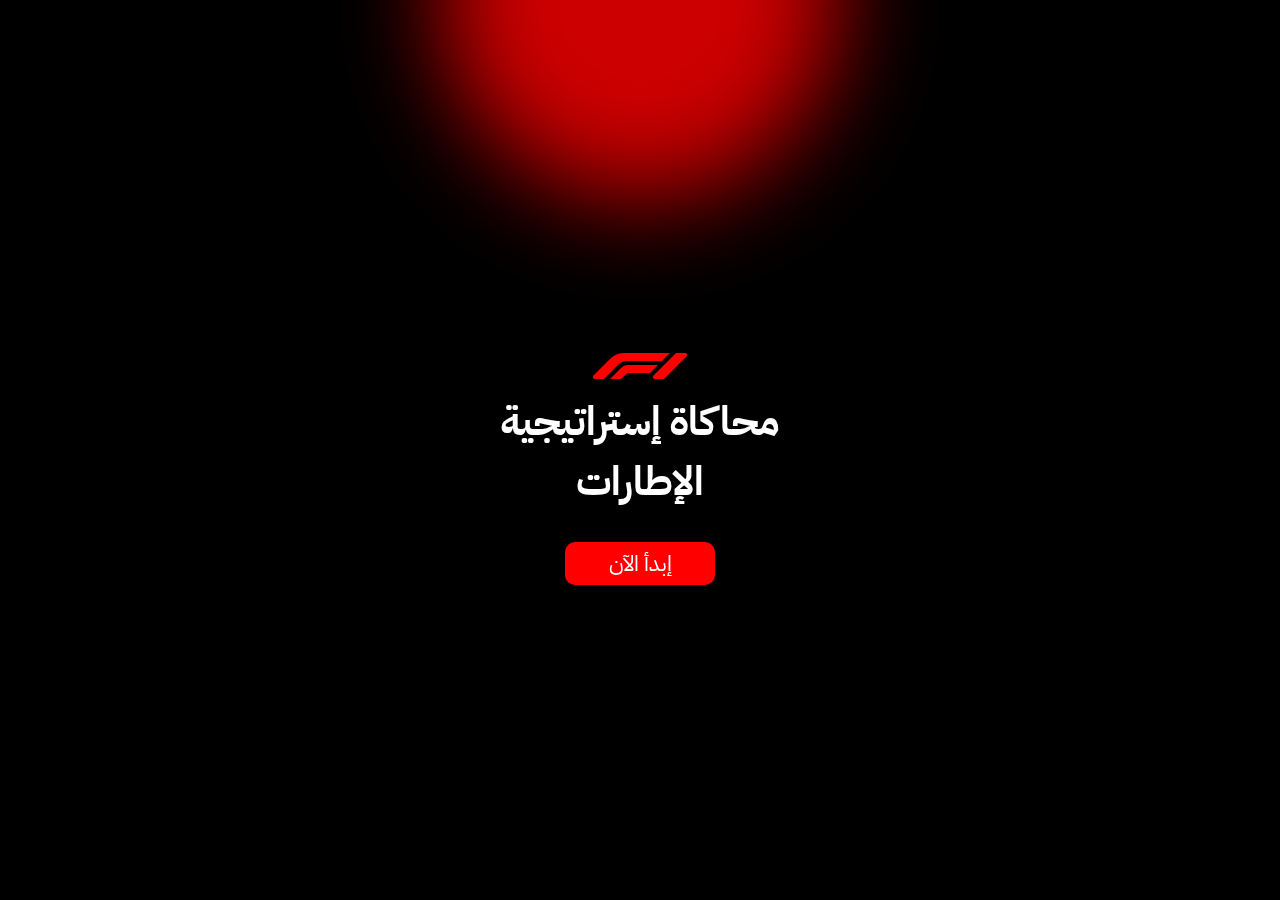
<file: index.html>
<!DOCTYPE html>
<html lang="en">
    <head>
        <meta charset="UTF-8" />
        <meta name="viewport" content="width=device-width, initial-scale=1.0" />
        <link rel="stylesheet" href="CSS/style.css" />
        <title>محاكاة إستراتيجية الإطارات</title>
    </head>
    <body>
        <div class="overlay"></div>
        <div class="backCircal"></div>
        <div class="content">
            <img src="IMG/Formula 1 logo.svg" alt="Formula 1 Logo" />
            <h1>محاكاة إستراتيجية <br>الإطارات</h1>
            <a href="circuts.html"><button class="main-button">إبدأ الآن</button></a>
        </div>
        <script src="JS/main.js"></script>
    </body>
</html>
</file>
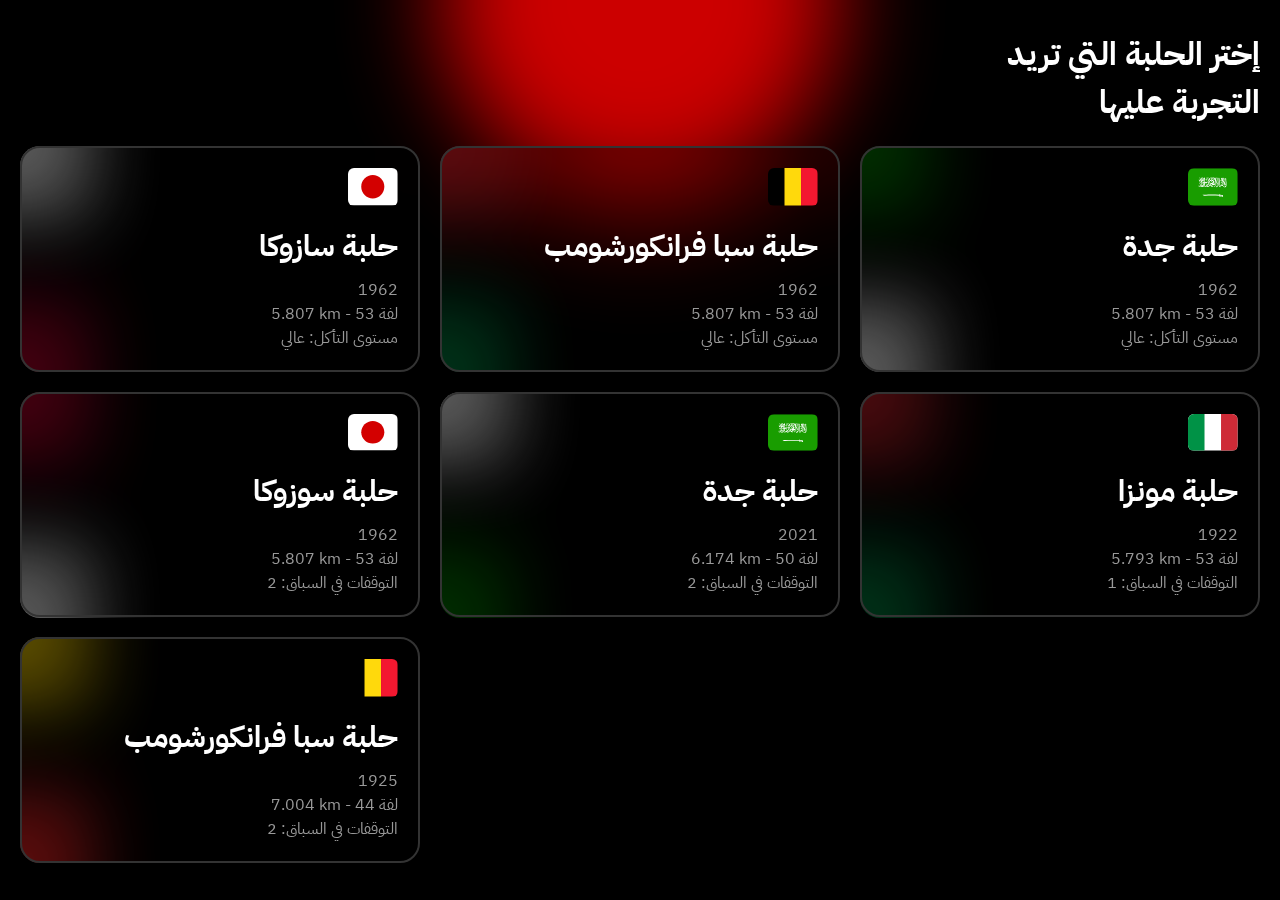
<file: circuts.html>
<!DOCTYPE html>
<html lang="en">
    <head>
        <meta charset="UTF-8" />
        <meta name="viewport" content="width=device-width, initial-scale=1.0" />
        <link rel="stylesheet" href="CSS/circuts.css" />
        <title>محاكاة إستراتيجية الإطارات</title>
    </head>
    <body>
        <div class="overlay"></div>
        <div class="backCircal"></div>
        <div class="content">
            <div class="header">
                <h1>إختر الحلبة التي تريد<br>التجربة عليها</h1>
            </div>
            <div class="circuts">
                <div class="boxOfCircuts" data-circut="suzuka">
                    <div class="before-color"></div>
                    <div class="after-color"></div>
                    <div class="box" data-circut="suzuka">
                        <img src="IMG/falgs/Japan.svg" alt="Japan_Flag" />
                        <h3>حلبة سازوكا</h3>
                        <div class="info">
                            <p>1962</p>
                            <p>5.807 km - 53 لفة</p>
                            <p>مستوى التأكل: عالي</p>
                        </div>
                    </div>
                </div>
                <div class="boxOfCircuts" data-circut="spa">
                    <div class="before-color spa"></div>
                    <div class="after-color spa"></div>
                    <div class="box" data-circut="suzuka">
                        <img src="IMG/falgs/Belgium.svg" alt="Japan_Flag" />
                        <h3>حلبة سبا فرانكورشومب</h3>
                        <div class="info">
                            <p>1962</p>
                            <p>5.807 km - 53 لفة</p>
                            <p>مستوى التأكل: عالي</p>
                        </div>
                    </div>
                </div>
                <div class="boxOfCircuts" data-circut="jeddah">
                    <div class="before-color ksa"></div>
                    <div class="after-color ksa"></div>
                    <div class="box" data-circut="suzuka">
                        <img src="IMG/falgs/Saudi_Arabia.svg" alt="Japan_Flag" />
                        <h3>حلبة جدة</h3>
                        <div class="info">
                            <p>1962</p>
                            <p>5.807 km - 53 لفة</p>
                            <p>مستوى التأكل: عالي</p>
                        </div>
                    </div>
                </div>
            </div>
        </div>
        <script src="JS/main.js"></script>
    </body>
</html>
</file>
<file: CSS/style.css>
@import url('https://fonts.googleapis.com/css2?family=IBM+Plex+Sans+Arabic:wght@100;200;300;400;500;600;700&display=swap');
* {
    padding: 0;
    margin: 0;
    box-sizing: border-box;
    font-family: "IBM Plex Sans Arabic", sans-serif;
    user-select: none;
}
:root {
    --red-color: #f00;
    --white-color: #fff;
}
body {
    background-color: #000;
    min-height: 100vh;
    display: flex;
    align-items: center;
    justify-content: center;
}
.main-button {
    width: 150px;
    padding: 5px;
    border-radius: 10px;
    outline: none;
    border: none;
    background-color: var(--red-color);
    color: #fff;
    cursor: pointer;
    font-size: 22px;
}
.overlay {
    width: 100%;
    height: 100%;
    background: rgba(0, 0, 0, 0.2);
    backdrop-filter: blur(50px);
    -webkit-backdrop-filter: blur(10px);
    position: absolute;
    top: 0;
    left: 0;
    z-index: 99;
}
.backCircal {
    position: fixed;
    width: 400px;
    height: 400px;
    border-radius: 50%;
    background-color: var(--red-color);
    z-index: -1;
    top: -200px;
}
.content {
    color: #fff;
    z-index: 100;
    text-align: center;
}
.content h1 {
    font-size: 40px;
    line-height: 1.5;
    margin-bottom: 30px;
    margin-top: -30px;
}
</file>
<file: CSS/circuts.css>
@import url('https://fonts.googleapis.com/css2?family=IBM+Plex+Sans+Arabic:wght@100;200;300;400;500;600;700&display=swap');
* {
    padding: 0;
    margin: 0;
    box-sizing: border-box;
    font-family: "IBM Plex Sans Arabic", sans-serif;
    user-select: none;
}
:root {
    --red-color: #f00;
}
body {
    background-color: #000;
}
.overlay {
    width: 100%;
    height: 100%;
    background: rgba(0, 0, 0, 0.2);
    backdrop-filter: blur(50px);
    -webkit-backdrop-filter: blur(50px);
    position: absolute;
    top: 0;
    left: 0;
    z-index: 0;
}
.backCircal {
    position: fixed;
    width: 400px;
    height: 400px;
    border-radius: 50%;
    background-color: var(--red-color);
    z-index: -1;
    top: -200px;
    left: 50%;
    transform: translateX(-50%);
}
.content {
    z-index: 1;
    color: #fff;
    position: relative;
    padding: 30px 20px;
    text-align: right;
}
.circuts {
    margin-top: 20px;
    display: grid;
    grid-template-columns: repeat(auto-fill, minmax(350px, 1fr));
    gap: 20px;
}
.boxOfCircuts {
    position: relative;
}
.boxOfCircuts .box {
    width: 100%;
    background: rgba(0, 0, 0, 0.1);
    backdrop-filter: blur(40px);
    -webkit-backdrop-filter: blur(40px);
    border: 2px solid #333;
    padding: 20px;
    border-radius: 20px;
    position: relative;
}
.boxOfCircuts .before-color,
.boxOfCircuts .after-color {
    position: absolute;
    width: 50px;
    height: 50px;
    border-radius: 50%;
    left: 10px;
    z-index: -1;
    /* هذه القيمة تجعل العناصر خلف الـ box */
}
.boxOfCircuts .after-color {
    background-color: #fff;
    top: 10px;
}
.boxOfCircuts .before-color {
    background-color: #bc002d;
    bottom: 10px;
}
.boxOfCircuts .box img {
    width: 50px;
    border-radius: 6px;
}
.boxOfCircuts .box h3 {
    font-size: 30px;
    margin-top: 10px;
    margin-bottom: 10px;
}
.boxOfCircuts .box .info {
    color: #999;
}
.boxOfCircuts .after-color.spa {
    background-color: #CD212A;
}
.boxOfCircuts .after-color.ksa {
    background-color: #008000;
}
.boxOfCircuts .before-color.spa {
    background-color: #008C45;
}
.boxOfCircuts .before-color.ksa {
    background-color: #fff;
}
</file>
